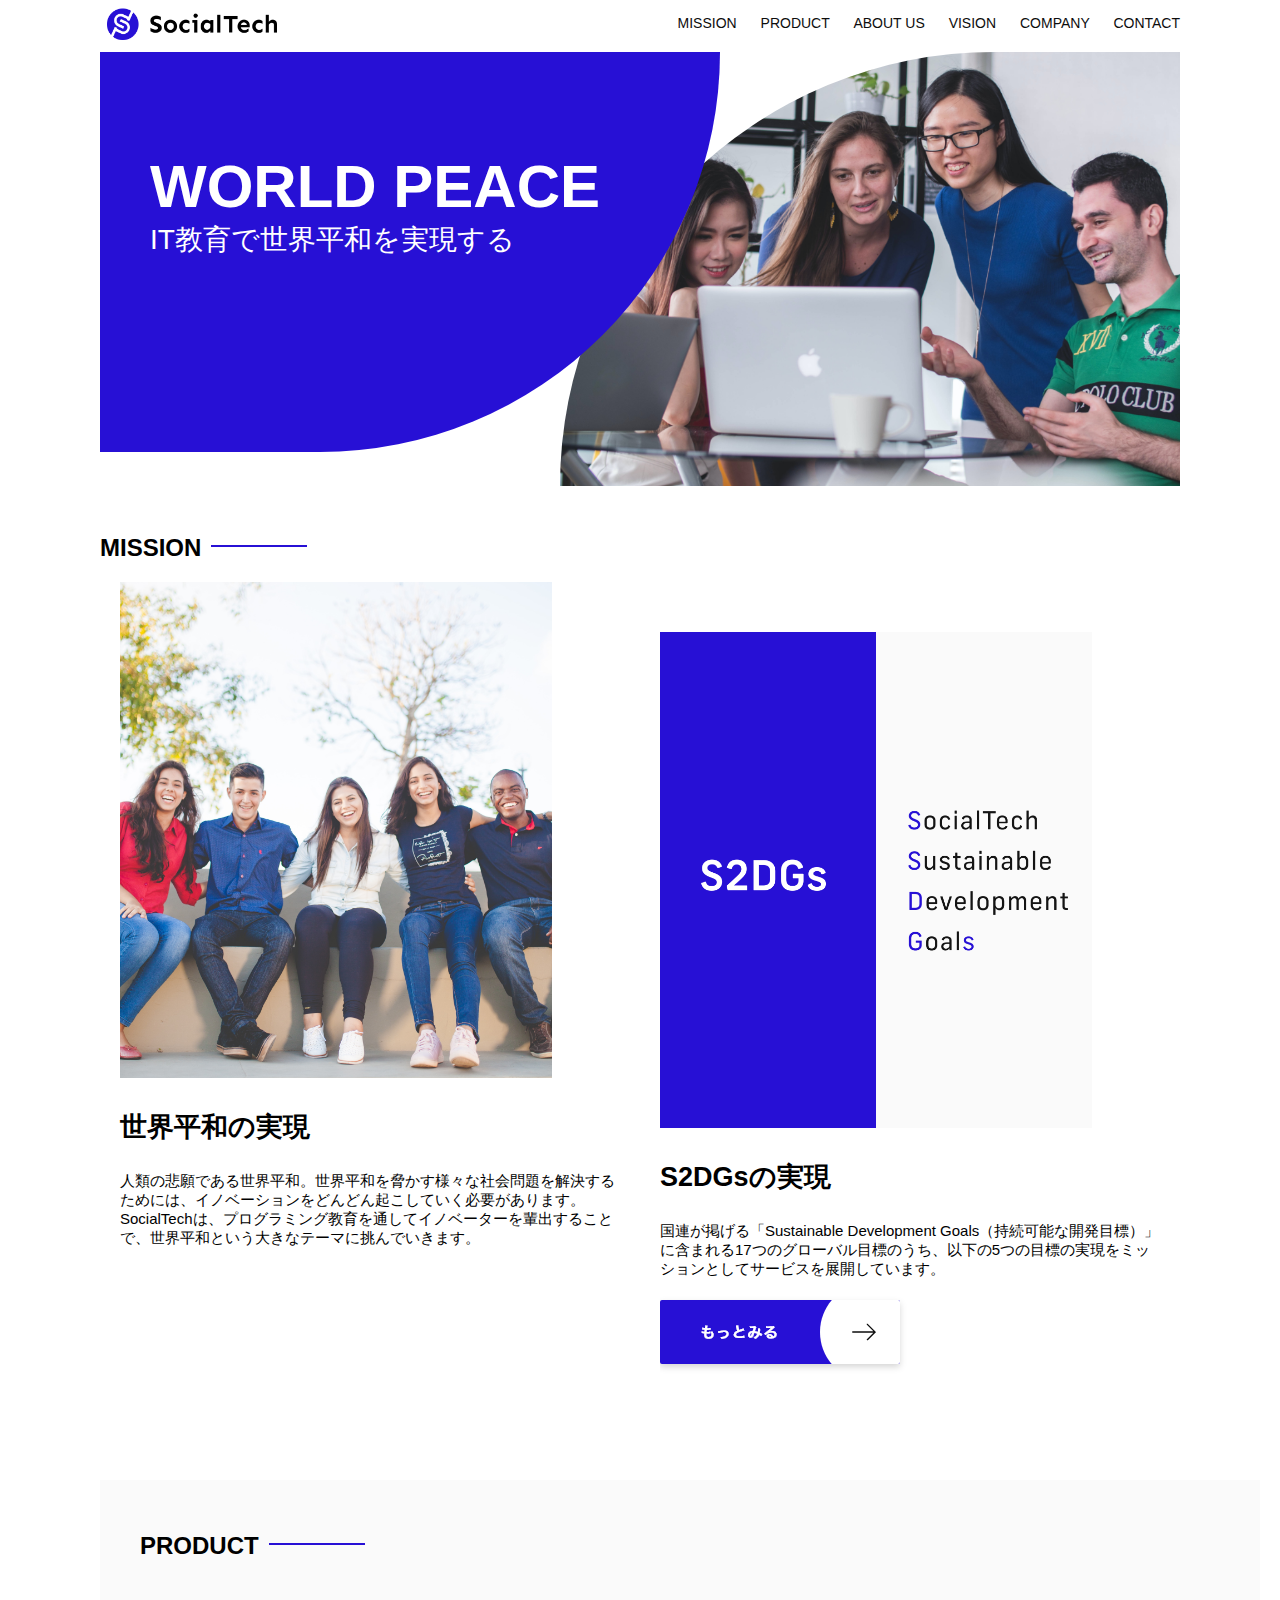
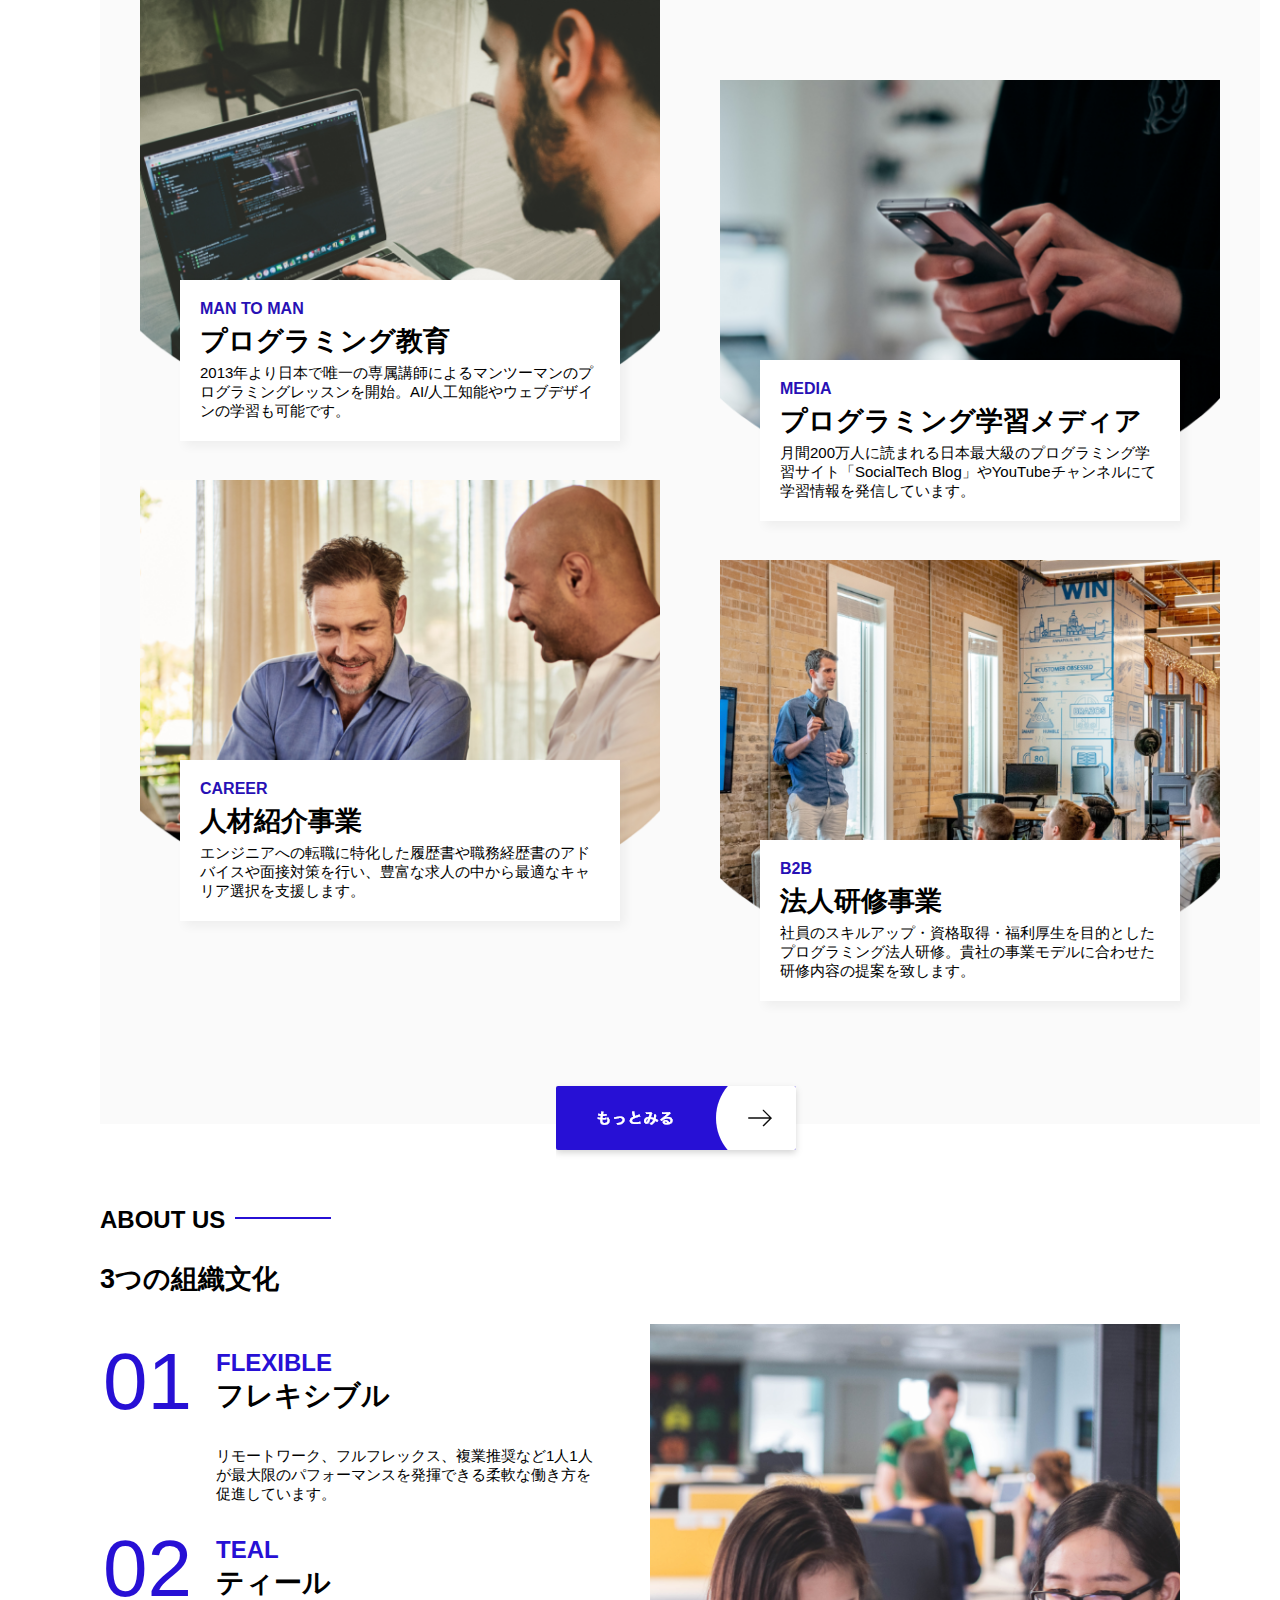
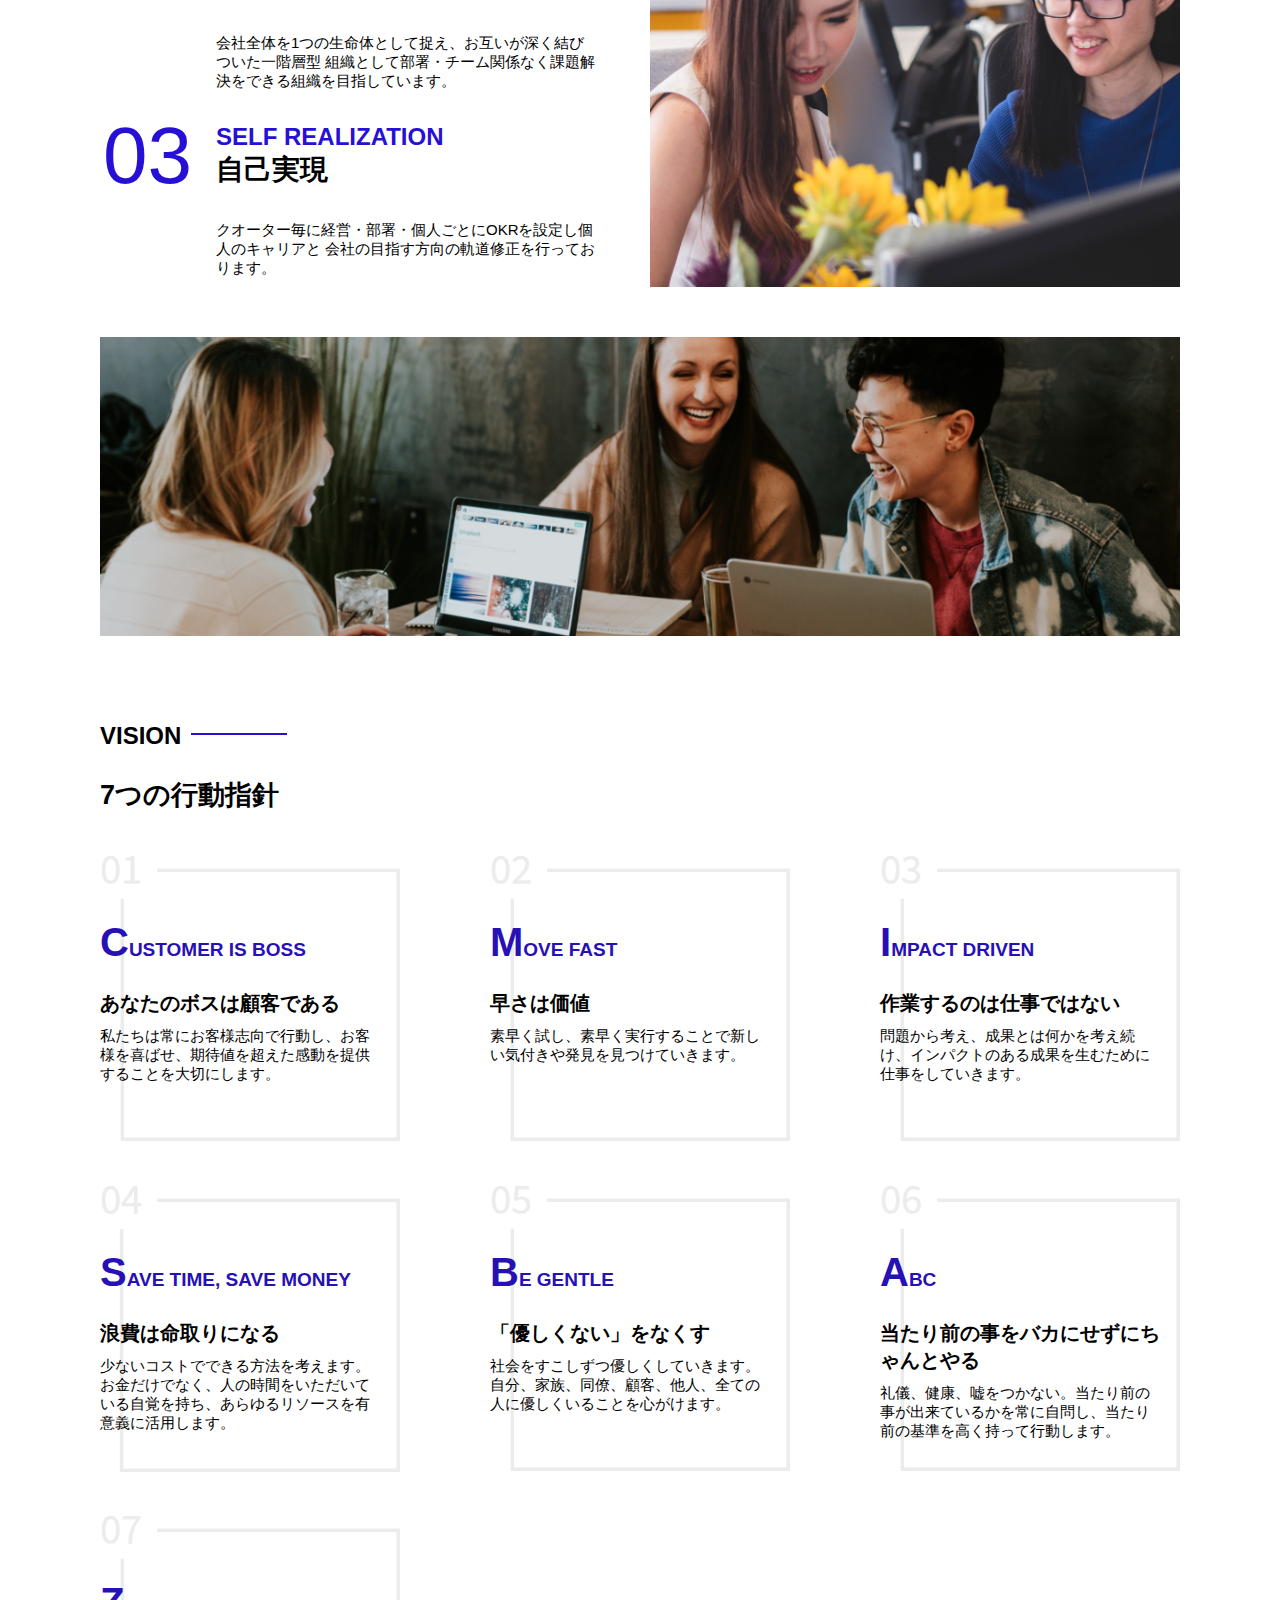
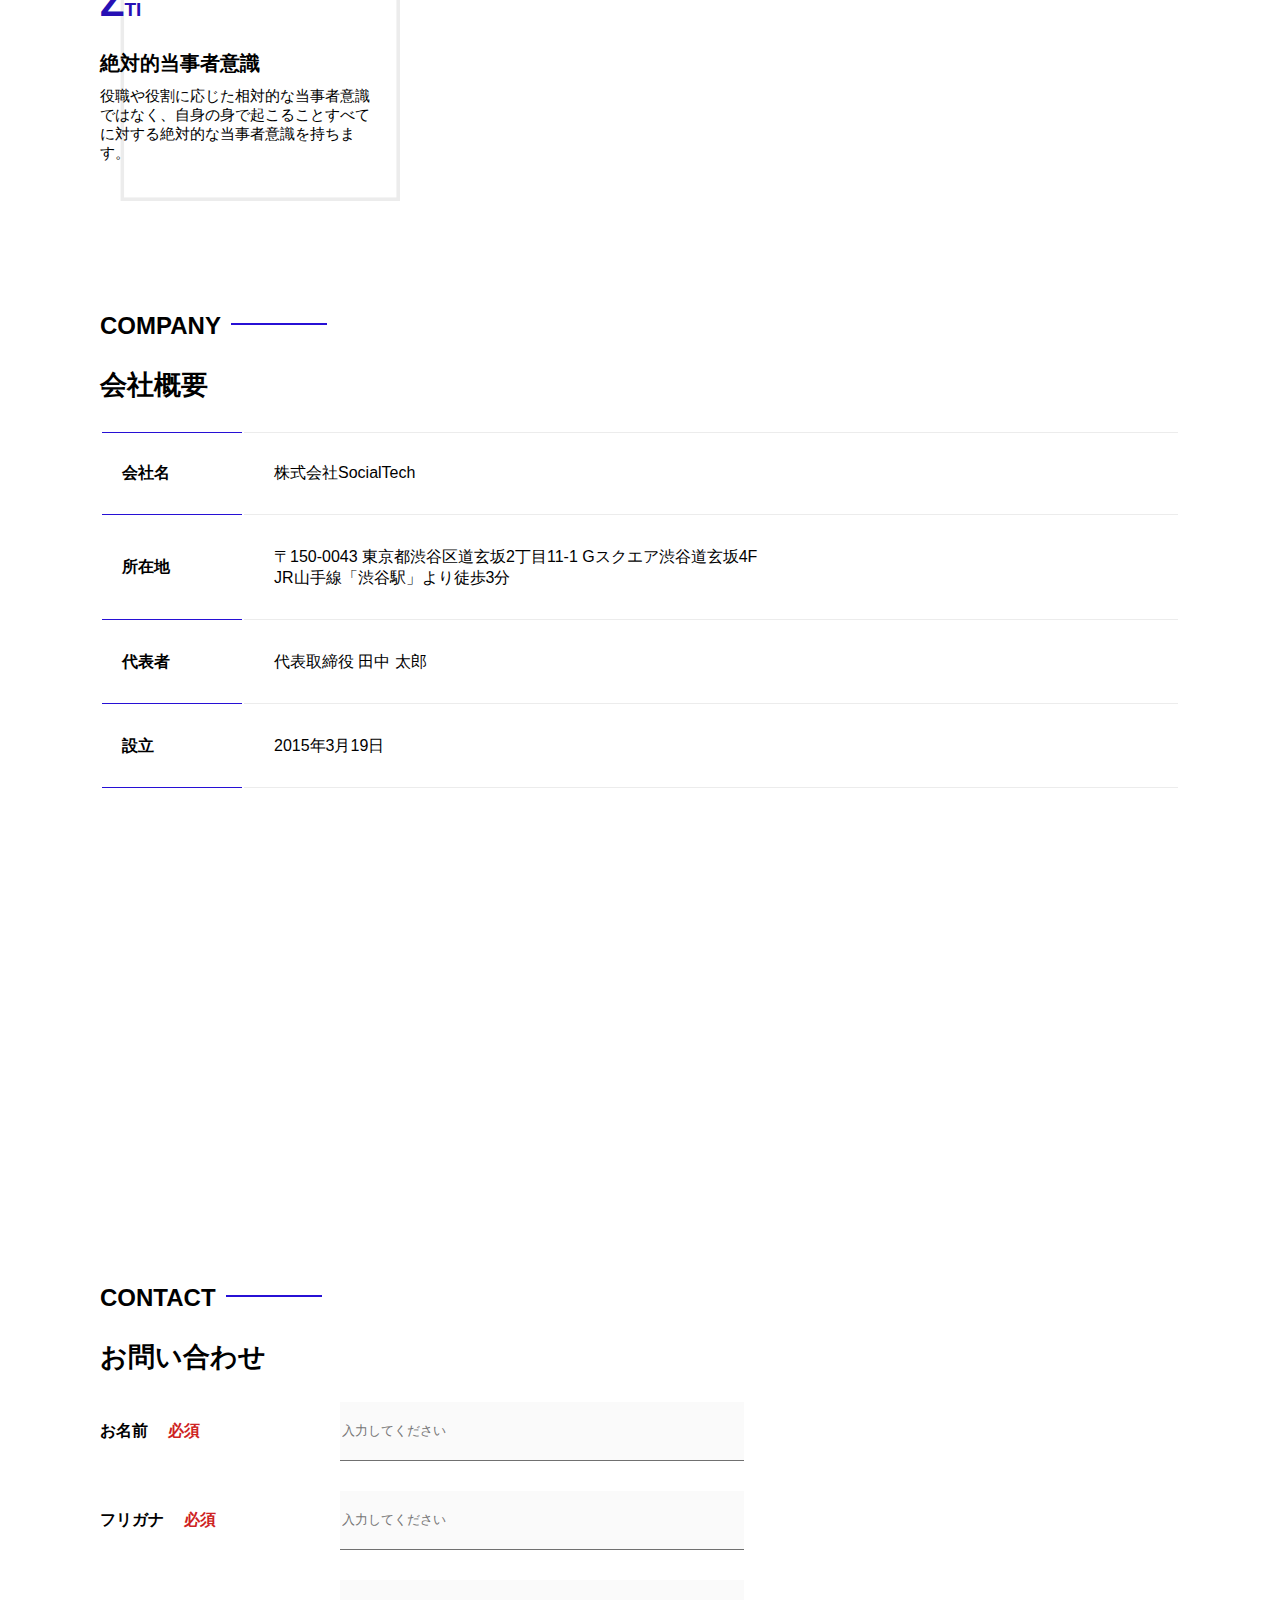
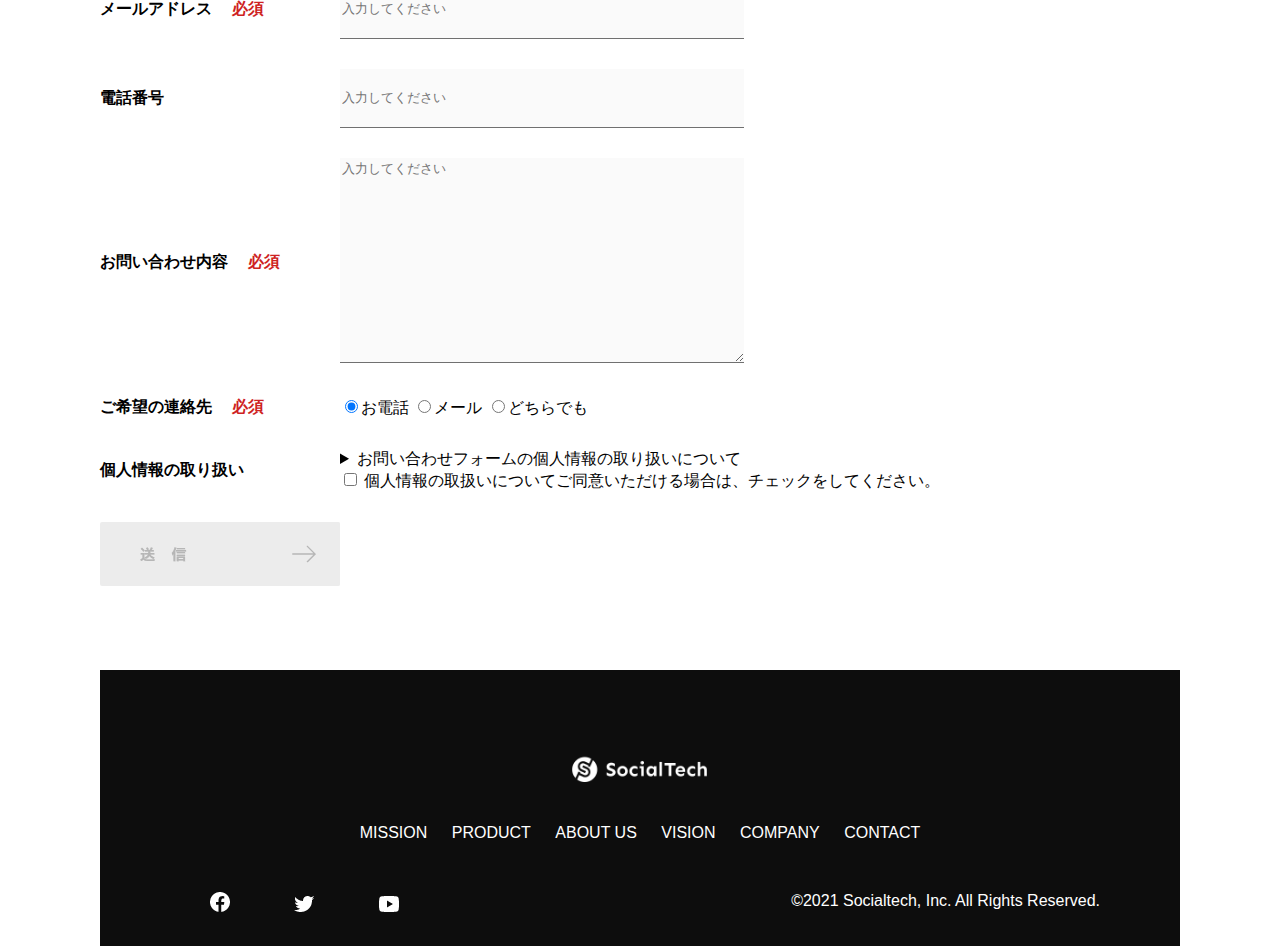
<file: index.html>
<!DOCTYPE html>
<html>
<head>
  <title>SocialTech</title>
  <meta charset="UTF-8">
  <meta name="description" content="SocialTechはEdTech業界のリーディングカンパニーを目指します。">
  <meta name="viewport" content="width=device-width, initial-scale=1.0">
  <link rel="stylesheet" href="style.css">
</head>
<body>
  <!-- ヘッダー -->
  <header>
    <!-- ロゴ -->
    <a href="index.html" id="logo"><img src="images/logo.png" alt="トップページに戻る"></a>

     <!-- PC用ナビゲーション -->
     <nav id="nav-pc">
       <a href="mission.html">MISSION</a>
       <a href="product.html">PRODUCT</a>
       <a href="index.html#aboutus">ABOUT US</a>
       <a href="index.html#vision">VISION</a>
       <a href="index.html#company">COMPANY</a>
       <a href="index.html#contact">CONTACT</a>
     </nav>
     <!-- スマホ用メニューボタン -->
     <img id="menu-sp" src="images/button-menu.png" alt="ナビゲーションを開く" onclick="document.getElementById('nav-sp').style.display = 'block'">

    <!-- スマホ用ナビゲーション -->
    <nav id="nav-sp">
      <img id="close" src="images/button-close.png" alt="ナビゲーションを閉じる" onclick="document.getElementById('nav-sp').style.display = 'none'">
      <a id="logo-sp" href="index.html" onclick="document.getElementById('nav-sp').style.display = 'none'"><img
          src="images/logo-sp.png" alt="トップページに戻る"></a>
      <a class="menu" href="mission.html" onclick="document.getElementById('nav-sp').style.display = 'none'">MISSION</a>
      <a class="menu" href="product.html" onclick="document.getElementById('nav-sp').style.display = 'none'">PRODUCT</a>
      <a class="menu" href="index.html#aboutus" onclick="document.getElementById('nav-sp').style.display = 'none'">ABOUT
        US</a>
      <a class="menu" href="index.html#vision"
        onclick="document.getElementById('nav-sp').style.display = 'none'">VISION</a>
      <a class="menu" href="index.html#company"
        onclick="document.getElementById('nav-sp').style.display = 'none'">COMPANY</a>
      <a class="menu" href="index.html#contact"
        onclick="document.getElementById('nav-sp').style.display = 'none'">CONTACT</a>
      <div id="sns">
        <a href="https://www.facebook.com/sejuku2013"><img src="images/button-facebook.png" alt="Facebookのリンク"></a>
        <a href="https://twitter.com/samuraijuku"><img src="images/button-twitter.png" alt="Twitterのリンク"></a>
        <a href="https://www.youtube.com/channel/UCCFOQO5aDK0xXam4cUQXT8g"><img src="images/button-youtube.png" alt="YouTubeのリンク"></a>
      </div>
     </nav>
  </header>
  <main>
    <article>
      <!-- メインビジュアル -->
      <section id="main-visual">
         <div id="main-message">
             <h1>WORLD PEACE</h1>
             <p>IT教育で世界平和を実現する</p>
         </div>
         <img src="images/index/index-main.png" alt="PCの周りに集まる多国籍の仲間たち">
      </section>
      <!--ミッション-->
      <section id="mission">
        <h2 class="index-h2">MISSION</h2>
        <div id="mission-flex">
          <div>
            <img id="mission-photo" src="images/index/index-mission.png" alt="屋外のベンチで写真を撮影する多国籍の仲間たち">
            <h3>世界平和の実現</h3>
            <p>
              人類の悲願である世界平和。世界平和を脅かす様々な社会問題を解決するためには、イノベーションをどんどん起こしていく必要があります。SocialTechは、プログラミング教育を通してイノベーターを輩出することで、世界平和という大きなテーマに挑んでいきます。
            </p>
          </div>
          <div>
             <img id="s2dgs" src="images/index/s2dgs.png" alt="S2DGs">
             <h3>S2DGsの実現</h3>
             <p>国連が掲げる「Sustainable Development Goals（持続可能な開発目標）」に含まれる17つのグローバル目標のうち、以下の5つの目標の実現をミッションとしてサービスを展開しています。</p>
             <a href="mission.html">
               <img src="images/button-more.png" alt="もっとみる">
             </a>
          </div>
        </div>
      </section>
      <!-- プロダクト -->
      <section id="product">
        <h2 class="index-h2">PRODUCT</h2>
        <div>
          <div id="product-left">
            <div>
              <img class="product-photo" src="images/index/index-mantoman.png" alt="PCでコードを書く男性">
              <div class="product-explain">
                <span>MAN TO MAN</span>
                <h3>プログラミング教育</h3>
                <p>2013年より日本で唯一の専属講師によるマンツーマンのプログラミングレッスンを開始。AI/人工知能やウェブデザインの学習も可能です。</p>
              </div>
            </div>
            <div>
              <img class="product-photo" src="images/index/index-career.png" alt="笑顔で話し合う2人の男性">
              <div class="product-explain">
                <span>CAREER</span>
                <h3>人材紹介事業</h3>
                <p>エンジニアへの転職に特化した履歴書や職務経歴書のアドバイスや面接対策を行い、豊富な求人の中から最適なキャリア選択を支援します。</p>
              </div>
            </div>
          </div>
          <div id="product-right">
             <div>
               <img class="product-photo" src="images/index/index-media.png" alt="スマートフォンを操作する人">
               <div class="product-explain">
                 <span>MEDIA</span>
                 <h3>プログラミング学習メディア</h3>
                 <p>月間200万人に読まれる日本最大級のプログラミング学習サイト「SocialTech Blog」やYouTubeチャンネルにて学習情報を発信しています。</p>
               </div>
             </div>
             <div>
               <img class="product-photo" src="images/index/index-b2b.png" alt="講演中の男性とそれを聴く人々">
               <div class="product-explain">
                 <span>B2B</span>
                 <h3>法人研修事業</h3>
                 <p>社員のスキルアップ・資格取得・福利厚生を目的としたプログラミング法人研修。貴社の事業モデルに合わせた研修内容の提案を致します。</p>
               </div>
             </div>
           </div>
         </div>
         <div>
           <a id="product-more" href="product.html">
             <img src="images/button-more.png" alt="もっとみる">
           </a>
         </div>
      </section>
       <!---ABOUT US-->
       <section id="aboutus">
        <h2 class="index-h2">ABOUT US</h2>
        <h3>3つの組織文化</h3>
        <div>
          <table class="culture-table">
            <tr>
              <td>
                <span class="culture-num">01</span>
              </td>
              <td>
                <span class="culture-en">FLEXIBLE</span>
                <span class="culture-jp">フレキシブル</span>
              </td>
            </tr>
            <tr>
              <td>
                <!--空のセル-->
              </td>
              <td>
                <p class="culture-description">
                  リモートワーク、フルフレックス、複業推奨など1人1人が最大限のパフォーマンスを発揮できる柔軟な働き方を促進しています。
                </p>
              </td>
            </tr>
            <tr>
              <td>
                <span class="culture-num">02</span>
              </td>
              <td>
                <span class="culture-en">TEAL</span>
                <span class="culture-jp">ティール</span>
              </td>
            </tr>
            <tr>
              <td>
                <!--空のセル-->
              </td>
              <td>
                <p class="culture-description">
                  会社全体を1つの生命体として捉え、お互いが深く結びついた一階層型
                  組織として部署・チーム関係なく課題解決をできる組織を目指しています。
                </p>
              </td>
            </tr>
            <tr>
              <td>
                <span class="culture-num">03</span>
              </td>
              <td>
                <span class="culture-en">SELF REALIZATION</span>
                <span class="culture-jp">自己実現</span>
              </td>
            </tr>
            <tr>
              <td>
                <!--空のセル-->
              </td>
              <td>
                <p class="culture-description">
                  クオーター毎に経営・部署・個人ごとにOKRを設定し個人のキャリアと
                  会社の目指す方向の軌道修正を行っております。
                </p>
              </td>
            </tr>
          </table>
           <img class="culture-img" src="images/index/index-aboutus1.png" alt="笑顔で話し合う2人の女性">
        </div>
         <img class="culture-img2" src="images/index/index-aboutus2.png" alt="笑顔で話し合う3人の男女">
      </section>
      <!-- VISION -->
      <section id="vision">
        <h2 class="index-h2">VISION</h2>
        <h3>7つの行動指針</h3>
        <div>
          <div class="vision-box">
            <img src="images/index/vision-01.png" alt="01">
            <span>
              <h4>CUSTOMER IS BOSS</h4>
              <h5>あなたのボスは顧客である</h5>
              <p>私たちは常にお客様志向で行動し、お客様を喜ばせ、期待値を超えた感動を提供することを大切にします。</p>
            </span>
          </div>
           <div class="vision-box">
             <img src="images/index/vision-02.png" alt="02">
             <span>
               <h4>MOVE FAST</h4>
               <h5>早さは価値</h5>
               <p>素早く試し、素早く実行することで新しい気付きや発見を見つけていきます。</p>
             </span>
           </div>
           <div class="vision-box">
             <img src="images/index/vision-03.png" alt="03">
             <span>
               <h4>IMPACT DRIVEN</h4>
               <h5>作業するのは仕事ではない</h5>
               <p>問題から考え、成果とは何かを考え続け、インパクトのある成果を生むために仕事をしていきます。</p>
             </span>
           </div>
           <div class="vision-box">
             <img src="images/index/vision-04.png" alt="04">
             <span>
               <h4>SAVE TIME, SAVE MONEY</h4>
               <h5>浪費は命取りになる</h5>
               <p>少ないコストでできる方法を考えます。お金だけでなく、人の時間をいただいている自覚を持ち、あらゆるリソースを有意義に活用します。</p>
             </span>
           </div>
           <div class="vision-box">
             <img src="images/index/vision-05.png" alt="05">
             <span>
               <h4>BE GENTLE</h4>
               <h5>「優しくない」をなくす</h5>
               <p>社会をすこしずつ優しくしていきます。自分、家族、同僚、顧客、他人、全ての人に優しくいることを心がけます。</p>
             </span>
           </div>
           <div class="vision-box">
             <img src="images/index/vision-06.png" alt="06">
             <span>
               <h4>ABC</h4>
               <h5>当たり前の事をバカにせずにちゃんとやる</h5>
               <p>礼儀、健康、嘘をつかない。当たり前の事が出来ているかを常に自問し、当たり前の基準を高く持って行動します。</p>
             </span>
           </div>
           <div class="vision-box">
             <img src="images/index/vision-07.png" alt="07">
             <span>
               <h4>ZTI</h4>
               <h5>絶対的当事者意識</h5>
               <p>役職や役割に応じた相対的な当事者意識ではなく、自身の身で起こることすべてに対する絶対的な当事者意識を持ちます。</p>
             </span>
           </div>
        </div>
      </section>
      <!-- COMPANY -->
      <section id="company">
        <h2 class="index-h2">COMPANY</h2>
        <h3>会社概要</h3>
        <table id="company-table">
          <tr>
            <th class="tableheader-first">会社名</th>
            <td class="cell-first">株式会社SocialTech</td>
          </tr>
          <tr>
            <th class="tableheader">所在地</th>
            <td class="cell">〒150-0043 東京都渋谷区道玄坂2丁目11-1 Gスクエア渋谷道玄坂4F<br>JR山手線「渋谷駅」より徒歩3分</td>
          </tr>
          <tr>
            <th class="tableheader">代表者</th>
            <td class="cell">代表取締役 田中 太郎</td>
          </tr>
          <tr>
            <th class="tableheader">設立</th>
            <td class="cell">2015年3月19日</td>
          </tr>
        </table>
        <iframe src="https://www.google.com/maps/embed?pb=!1m18!1m12!1m3!1d3241.7759544892483!2d139.69399665123464!3d35.65789123876098!2m3!1f0!2f0!3f0!3m2!1i1024!2i768!4f13.1!3m3!1m2!1s0x60188caa0042e8d1%3A0xba130bea826a7aa2!2z44CSMTUwLTAwNDMg5p2x5Lqs6YO95riL6LC35Yy66YGT546E5Z2C77yS5LiB55uu77yR77yR4oiS77yR!5e0!3m2!1sja!2sjp!4v1636872991912!5m2!1sja!2sjp" 
        style="border:0" allowfullscreen="" loading="lazy">
        </iframe>
      </section>
      <!-- お問い合わせフォーム -->
      <section id="contact">
        <h2 class="index-h2">CONTACT</h2>
        <h3>お問い合わせ</h3>
        <!-- STATIC FORMSのフォームタグ -->
        <form action="https://api.staticforms.xyz/submit" method="post">
          <input type="text" name="honeypot" style="display:none">
          <!-- STATIC FOMESのアクセスキー -->
          <input type="hidden" name="accessKey" value="08626384-881b-452f-b773-639123f8c106">
          <!-- メールのタイトル -->
          <input type="hidden" name="subject" value="webサイトからお問い合わせがありました" />
          <!-- 送信先のメールアドレスをvalueに設定する -->
          <input type="hidden" name="replyTo" value="paddock.0.wraps@icloud.com">
          <!-- redirectToのURLは公開後のURLへリンクする -->
          <input type="hidden" name="redirectTo" value="">
          <div>
            <div class="contact-heading">
              <label class="contact-label">お名前<span class="contact-span">必須</span></label>
            </div>
            <div class="contact-form">
              <input type="text" name="name" placeholder="入力してください" class="contact-textbox">
            </div>
          </div>
          <div>
            <div class="contact-heading">
              <label class="contact-label">フリガナ<span class="contact-span">必須</span></label>
            </div>
            <div>
              <input type="text" name="hurigana" placeholder="入力してください" class="contact-textbox">
            </div>
          </div>
          <div>
            <div class="contact-heading">
              <label class="contact-label">メールアドレス<span class="contact-span">必須</span></label>
            </div>
            <div>
              <input type="text" name="email" placeholder="入力してください" class="contact-textbox">
            </div>
          </div>
          <div>
            <div class="contact-heading">
              <label class="contact-label">電話番号</label>
            </div>
            <div>
              <input type="text" name="tel" placeholder="入力してください" class="contact-textbox">
            </div>
          </div>
          <div>
            <div class="contact-heading">
              <label class="contact-label"> お問い合わせ内容<span class="contact-span">必須</span></label>
            </div>
            <div>
              <textarea class="contact-textarea" placeholder="入力してください" name="message"></textarea>
            </div>
          </div>
          <div>
            <div class="contact-heading">
              <label class="contact-label">ご希望の連絡先<span class="contact-span">必須</span></label>
            </div>
            <div>
              <input class="radiobutton" type="radio" value="tel" name="contact" checked><label>お電話</label>
              <input class="radiobutton" type="radio" value="mail" name="contact"><label>メール</label>
              <input class="radiobutton" type="radio" value="both" name="contact"><lavel>どちらでも</lavel>
            </div>
          </div>
          <div>
            <div class="contact-heading">
              <label class="contact-label">個人情報の取り扱い</label>
            </div>
            <div>
              <details>
                <summary>お問い合わせフォームの個人情報の取り扱いについて</summary>
                <div>
                  <span>１．組織の名称又は氏名</span><br>
                  株式会社SocialTech<br><br>
                  <span>２．個人情報保護管理者（若しくはその代理人）の氏名又は職名、所属及び連絡先
                    鈴木一郎 コーポレート部</span><br>
                   メールアドレス：support@socialrech.net<br>
                   TEL：03-xxxx-xxxx<br>
                   <span>３．個人情報の利用目的</span><br>
                   ・本サービスに関連する情報の提供又はそれらに関する連絡のため<br>
                   ・ユーザーの本人確認のため<br>
                   ・当社サービスのご案内のため<br>
                   ・当社の商品等の広告または宣伝（電子メールによるものを含むものとします。）<br><br>
                   <span>４．個人情報の取り扱い業務の委託</span><br>
                   個人情報の取扱業務の全部または一部を外部に業務委託する場合があります。<br>
                   その際、弊社は、個人情報を適切に保護できる管理体制を敷き実行していることを条件として<br>
                   委託先を厳選したうえで、機密保持契約を委託先と締結し、お客様の個人情報を厳密に管理させます。<br><br>
                   <span>５．個人情報の開示等の請求</span><br>
                   お客様は、弊社に対してご自身の個人情報の開示等（利用目的の通知、開示、内容の訂正・追加・削除、利用の停止または消去、第三者への提供の停止）に関して、当社窓口に申し出ることができます。<br>
                   その際、弊社はお客様ご本人を確認させていただいたうえで、合理的な期間内に対応いたします。<br><br>
                   なお、個人情報に関する弊社問合わせ先は、次の通りです。<br><br>
                   株式会社SocialTech 個人情報問合せ窓口<br>
                   〒150-0043  東京都渋谷区道玄坂2丁目11-1 Ｇスクエア渋谷道玄坂 4F<br>
                   メールアドレス：support@socialtech.net TEL：03-xxxx-xxxx<br><br>
                   <span>６．個人情報を提供されることの任意性について</span><br><br>
                   お客様がご自身の個人情報を弊社に提供されるか否かは、お客様のご判断によりますが、もしご提供されない場合には、適切なサービスが提供できない場合がありますので予めご了承ください。
                </div>
              </details>
              <input type="checkbox" name="agree">
                <span>個人情報の取扱いについてご同意いただける場合は、チェックをしてください。</span>
            </div>
          </div>
            <input type="image" src="images/button-submit.png" alt="送信する">
        </form>
      </section>
    </article>
      <footer>
        <div id="footer-logo">
          <img src="images/logo-sp.png" alt="SocialTech">
        </div>
        <div id="footer-link">
          <a href="mission.html">MISSION</a>
          <a href="product.html">PRODUCT</a>
          <a href="index.html#aboutus">ABOUT US</a>
          <a href="index.html#vision">VISION</a>
          <a href="index.html#company">COMPANY</a>
          <a href="index.html#contact">CONTACT</a>
        </div>
        <div id="sns-footer">
          <a href="https://www.facebook.com/sejuke2013"><img src="images/button-facebook.png" alt="Facebookのリンク"></a>
          <a href="https://twitter.com/samuraijuku"><img src="images/button-twitter.png" alt="Twitterのリンク"></a>
          <a href="https://www.youtube.com/channel/UCCFOQO5aDK0xXam4cUQXT8g"><img src="images/button-youtube.png" alt="YouYubeのリンク"></a>
            <span id="copyright">&copy;2021 Socialtech, Inc. All Rights Reserved. </span>
        </div>
      </footer>
  </main>
</body>

</html>
</file>
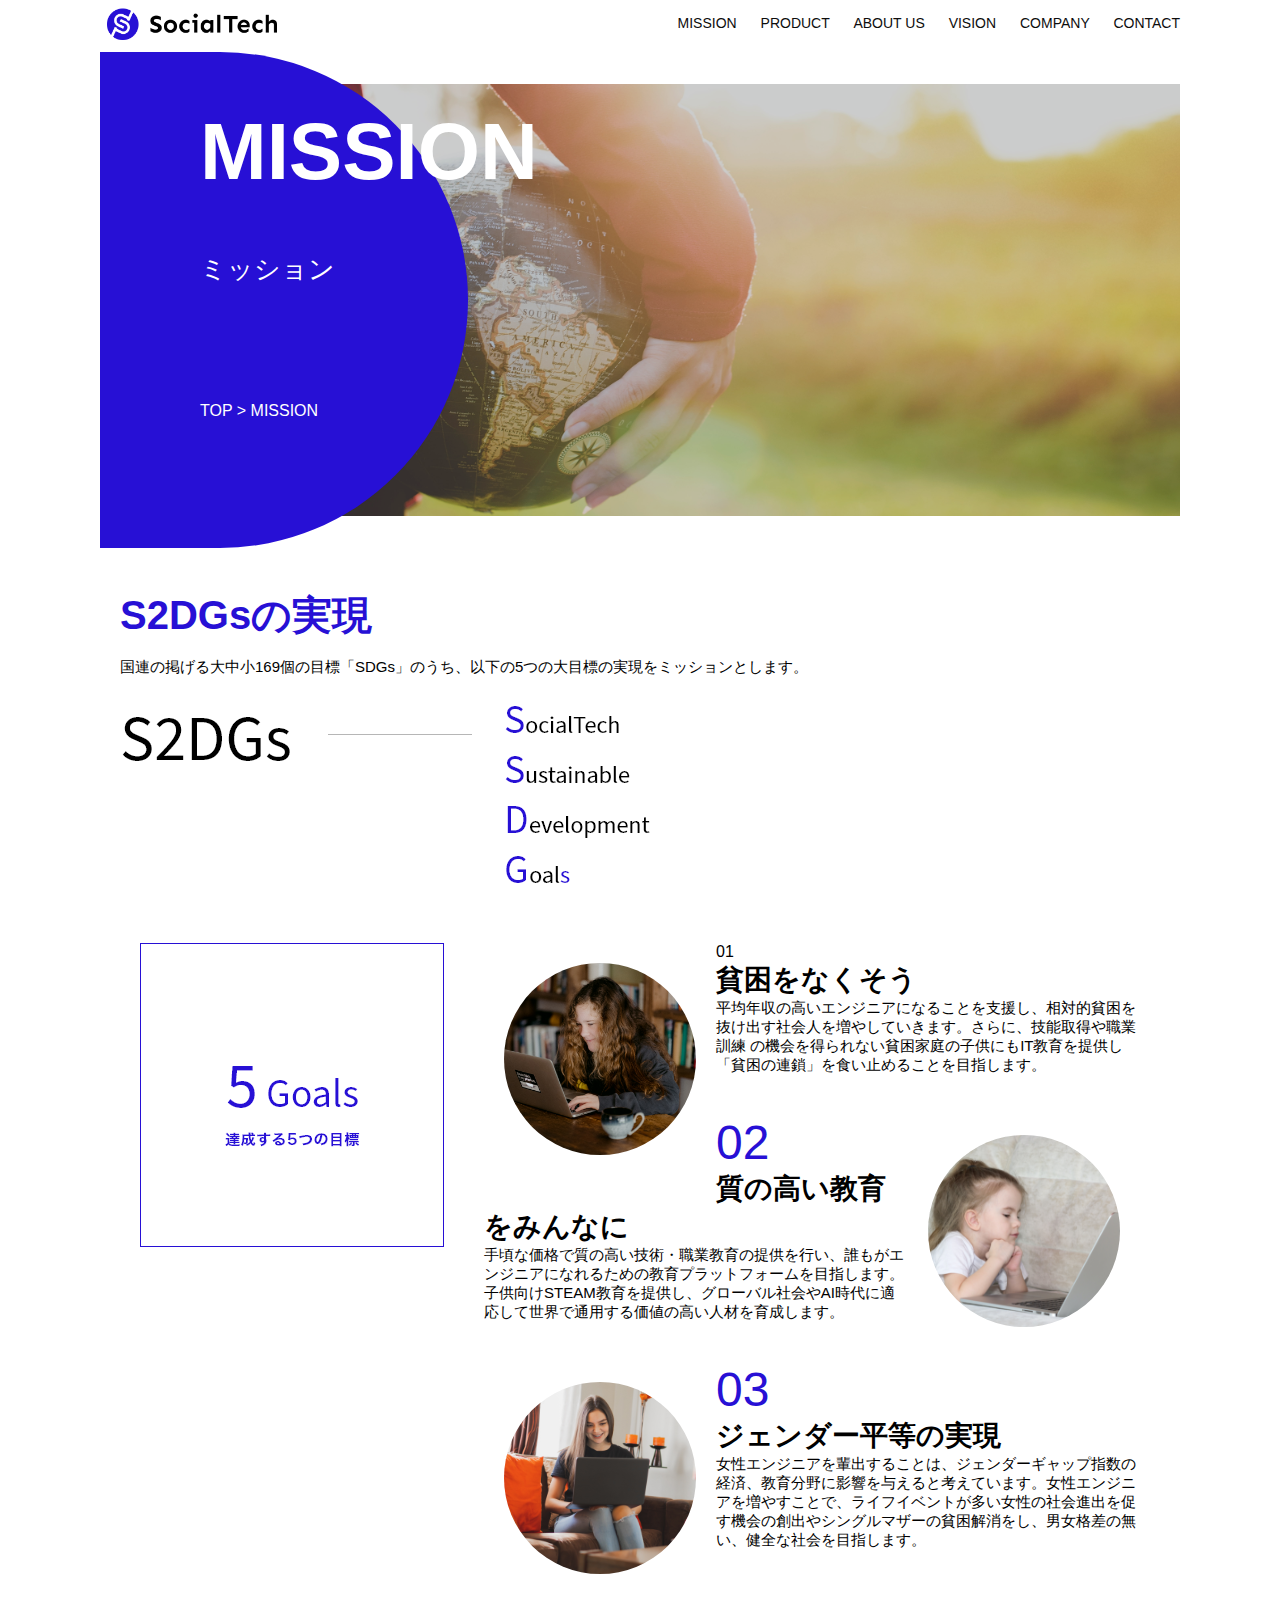
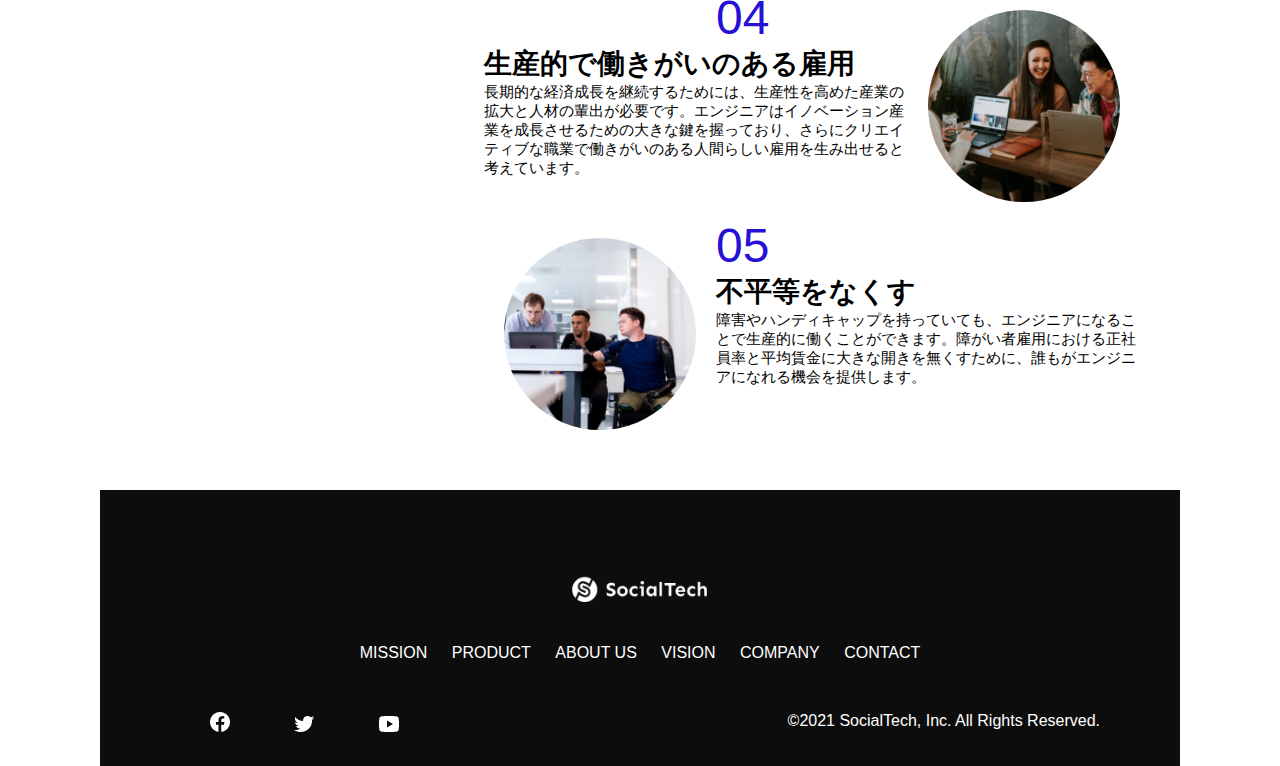
<file: mission.html>
<!DOCTYPE html>
<html>
<head>
  <title>SocialTech -  MISSION ミッション -</title>
  <meta charset="UTF-8">
  <meta name="description" content="SocialTechが目指す5つの目標（S2DGs）を紹介します">
  <meta name="viewport" content="width=device-width, initial-scale=1.0">
  <link rel="stylesheet" href="style.css">
</head>

<body>
  <!-- ヘッダー -->
  <header>
    <!-- ロゴ -->
    <a href="index.html" id="logo"><img src="images/logo.png" alt="トップページに戻る"></a>

    <!-- PC用ナビゲーション -->
    <nav id="nav-pc">
      <a href="mission.html">MISSION</a>
      <a href="product.html">PRODUCT</a>
      <a href="index.html#aboutus">ABOUT US</a>
      <a href="index.html#vision">VISION</a>
      <a href="index.html#company">COMPANY</a>
      <a href="index.html#contact">CONTACT</a>
    </nav>

    <!-- スマホ用メニューボタン -->
    <img id="menu-sp" src="images/button-menu.png" alt="ナビゲーションを開く" onclick="document.getElementById('nav-sp').style.display = 'block'">

    <!-- スマホ用ナビゲーション -->
    <nav id="nav-sp">
      <img id="close" src="images/button-close.png" alt="ナビゲーションを閉じる" onclick="document.getElementById('nav-sp').style.display = 'none'">
      <a id="logo-sp" href="index.html" onclick="document.getElementById('nav-sp').style.display = 'none'"><img
          src="images/logo-sp.png" alt="トップページに戻る"></a>
      <a class="menu" href="mission.html" onclick="document.getElementById('nav-sp').style.display = 'none'">MISSION</a>
      <a class="menu" href="product.html" onclick="document.getElementById('nav-sp').style.display = 'none'">PRODUCT</a>
      <a class="menu" href="index.html#aboutus" onclick="document.getElementById('nav-sp').style.display = 'none'">ABOUT
        US</a>
      <a class="menu" href="index.html#vision" onclick="document.getElementById('nav-sp').style.display = 'none'">VISION</a>
      <a class="menu" href="index.html#company"
        onclick="document.getElementById('nav-sp').style.display = 'none'">COMPANY</a>
      <a class="menu" href="index.html#contact"
        onclick="document.getElementById('nav-sp').style.display = 'none'">CONTACT</a>
      <div id="sns">
        <a href="https://www.facebook.com/sejuku2013"><img src="images/button-facebook.png" alt="Facebookのリンク"></a>
        <a href="https://twitter.com/samuraijuku"><img src="images/button-twitter.png" alt="Twitterのリンク"></a>
        <a href="https://www.youtube.com/channel/UCCFOQO5aDK0xXam4cUQXT8g"><img src="images/button-youtube.png" alt="YouTubeのリンク"></a>
      </div>
    </nav>
  </header>
  <main>
    <article>
      <section id="mission-main">
        <div id="mission-title">
          <h1>MISSION</h1>
          <span>ミッション</span>
          <div>TOP > MISSION</div>
        </div>
      </section>
      <section id="mission-s2dgs">
        <h2 class="mission-h2">S2DGsの実現</h2>
        <p>国連の掲げる大中小169個の目標「SDGs」のうち、以下の5つの大目標の実現をミッションとします。</p>
        <img src="images/mission/mission-s2dgs.png" alt="S2DGs">
      </section>
      <section id="mission-5goals">
        <div>
          <img id="s2dgs-image" src="images/mission/mission-5goals.png" alt="5Goals">
        </div>
        <div>
          <div>
            <img class="fivegoals-image-left" src="images/mission/mission-5goals01.png" alt="PCを操作する女の子">
            <span clas="fivegoals-number">01</span>
            <h3 class="fivegoals-h3">貧困をなくそう</h3>
            <p class="fivegoals-p">
              平均年収の高いエンジニアになることを支援し、相対的貧困を抜け出す社会人を増やしていきます。さらに、技能取得や職業訓練
              の機会を得られない貧困家庭の子供にもIT教育を提供し「貧困の連鎖」を食い止めることを目指します。</p> 
            </p>
          </div>

          <div>
            <img class="fivegoals-image-right" src="images/mission/mission-5goals02.png" alt="PCを見つめる小さい女の子">
           <span class="fivegoals-number">02</span>
           <h3 class="fivegoals-h3">質の高い教育をみんなに</h3>
           <p class="fivegoals-p">
             手頃な価格で質の高い技術・職業教育の提供を行い、誰もがエンジニアになれるための教育プラットフォームを目指します。子供向けSTEAM教育を提供し、グローバル社会やAI時代に適応して世界で通用する価値の高い人材を育成します。
           </p>
         </div>
 
         <div>
           <img class="fivegoals-image-left" src="images/mission/mission-5goals03.png" alt="PCを操作する女性">
           <span class="fivegoals-number">03</span>
           <h3 class="fivegoals-h3">ジェンダー平等の実現</h3>
           <p class="fivegoals-p">
             女性エンジニアを輩出することは、ジェンダーギャップ指数の経済、教育分野に影響を与えると考えています。女性エンジニアを増やすことで、ライフイベントが多い女性の社会進出を促す機会の創出やシングルマザーの貧困解消をし、男女格差の無い、健全な社会を目指します。
           </p>
         </div>
 
         <div>
           <img class="fivegoals-image-right" src="images/mission/mission-5goals04.png" alt="笑顔で話し合う3人の男女">
           <span class="fivegoals-number">04</span>
           <h3 class="fivegoals-h3">生産的で働きがいのある雇用</h3>
           <p class="fivegoals-p">
             長期的な経済成長を継続するためには、生産性を高めた産業の拡大と人材の輩出が必要です。エンジニアはイノベーション産業を成長させるための大きな鍵を握っており、さらにクリエイティブな職業で働きがいのある人間らしい雇用を生み出せると考えています。
           </p>
         </div>
 
         <div>
           <img class="fivegoals-image-left" src="images/mission/mission-5goals05.png" alt="障害を持つ男性が生き生きと働く様子">
           <span class="fivegoals-number">05</span>
           <h3 class="fivegoals-h3">不平等をなくす</h3>
           <p class="fivegoals-p">
             障害やハンディキャップを持っていても、エンジニアになることで生産的に働くことができます。障がい者雇用における正社員率と平均賃金に大きな開きを無くすために、誰もがエンジニアになれる機会を提供します。
           </p>
          </div>
        </div>
      </section>
    </article>
    <footer>
      <div id="footer-logo">
        <img src="images/logo-sp.png" alt="SocialTech">
      </div>
      <div id="footer-link">
        <a href="mission.html">MISSION</a>
        <a href="product.html">PRODUCT</a>
        <a href="index.html#aboutus">ABOUT US</a>
        <a href="index.html#vision">VISION</a>
        <a href="index.html#company">COMPANY</a>
        <a href="index.html#contact">CONTACT</a>
      </div>
      <div id="sns-footer">
        <a href="https://www.facebook.com/sejuku2013"><img src="images/button-facebook.png" alt="Facebookのリンク"></a>
        <a href="https://twitter.com/samuraijuku"><img src="images/button-twitter.png" alt="Twitterのリンク"></a>
        <a href="https://www.youtube.com/channel/UCCFOQO5aDK0xXam4cUQXT8g"><img src="images/button-youtube.png" alt="YouTubeのリンク"></a>
        <span id="copyright">&copy;2021 SocialTech, Inc. All Rights Reserved. </span>
      </div>
    </footer>
  </main>
</body>

</html>
</file>
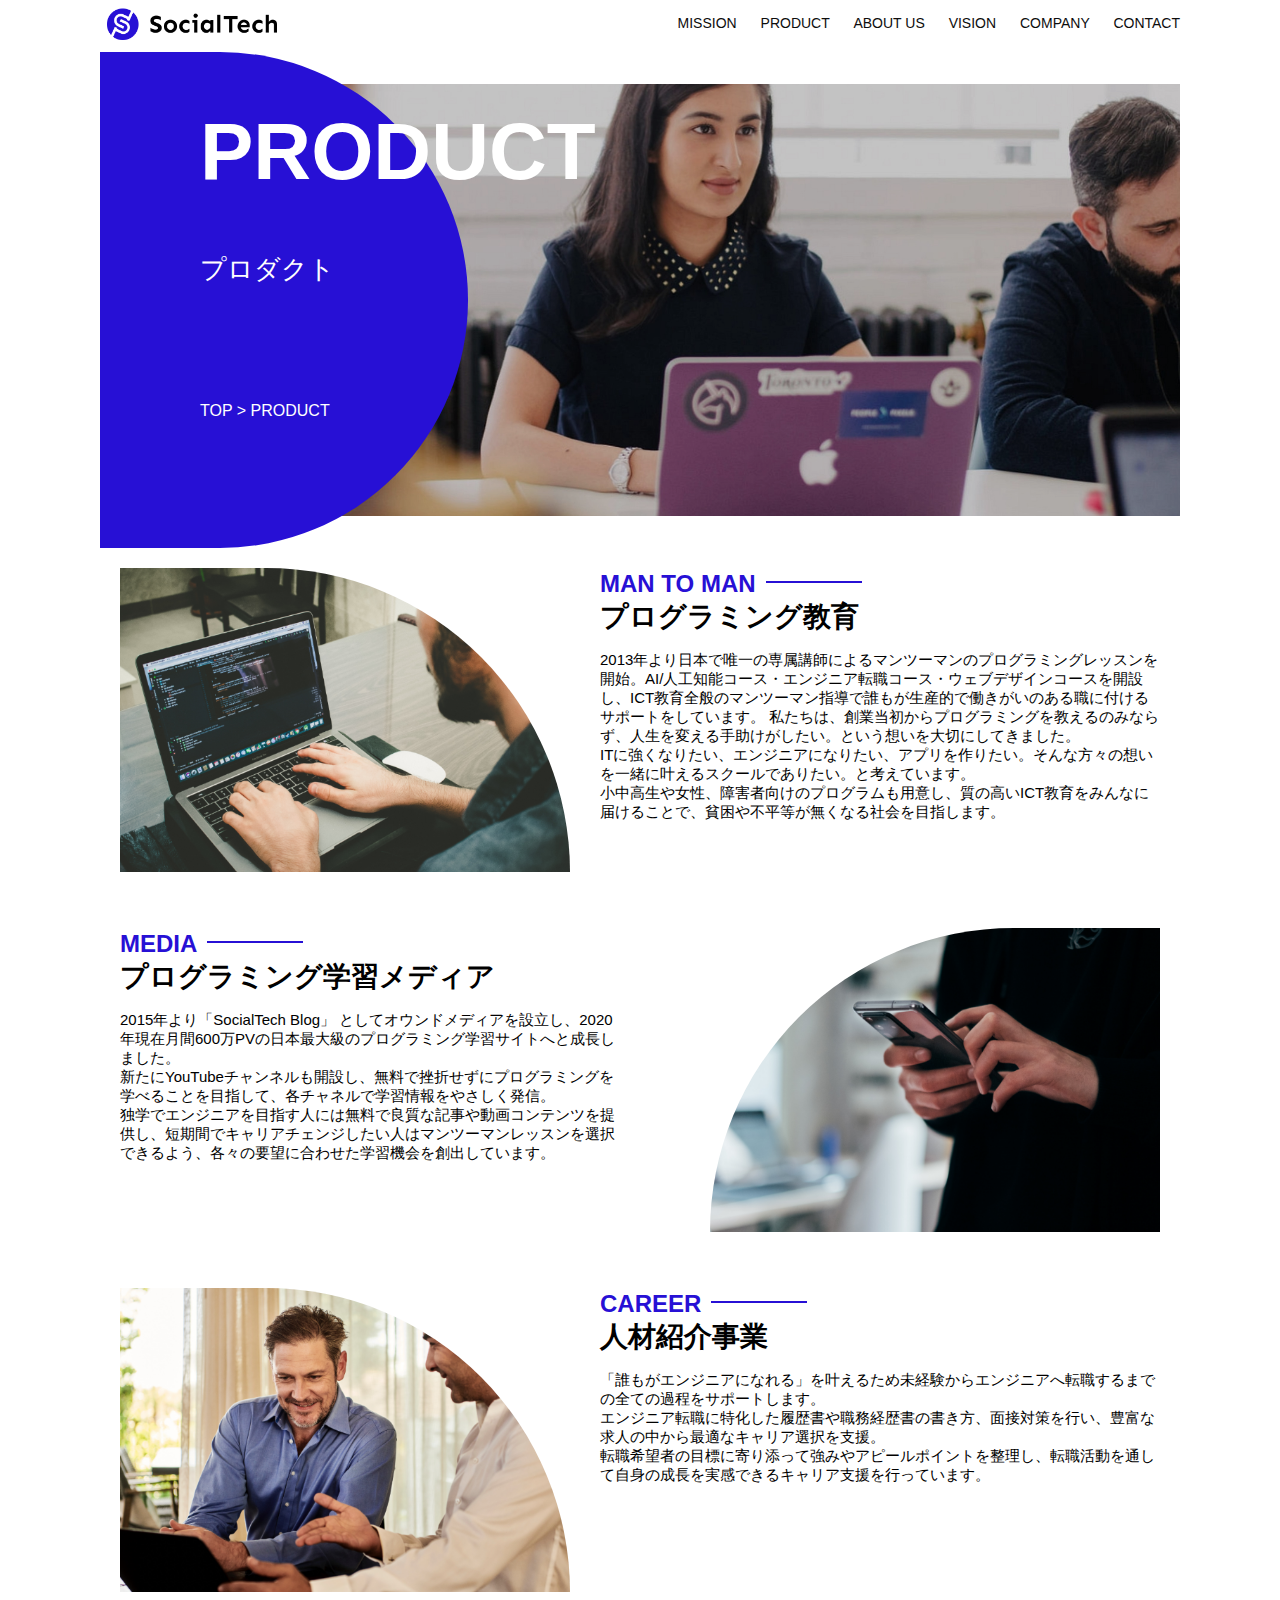
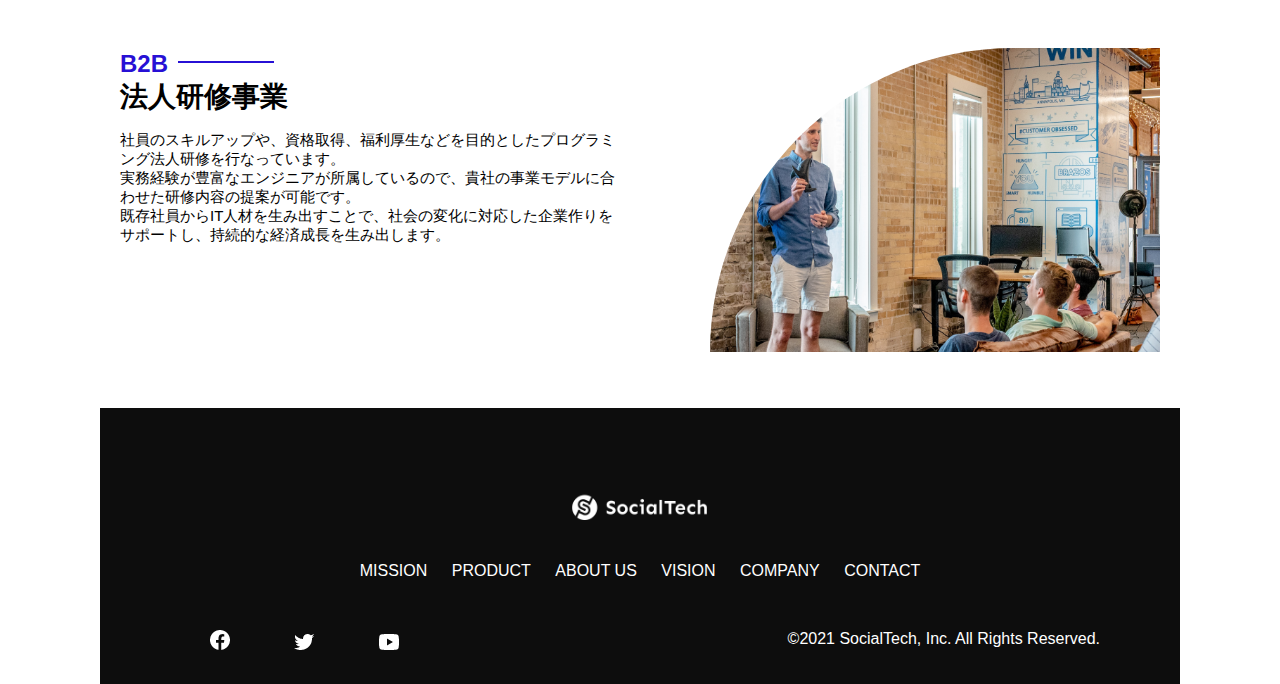
<file: product.html>
<!DOCTYPE html>
<html>
<head>
  <title>SocialTech -PRODUCT プロダクト-</title>
  <meta charset="UTF-8">
  <meta name="description" content="SocialTechの4つのプロダクトを紹介します">
  <meta name="viewport" content="width=device-width, initial-scale=1.0">
  <link rel="stylesheet" href="style.css">
</head>

<body>
  <!-- ヘッダー -->
  <header>
    <!-- ロゴ -->
    <a href="index.html" id="logo"><img src="images/logo.png" alt="トップページに戻る"></a>

    <!-- PC用ナビゲーション -->
    <nav id="nav-pc">
      <a href="mission.html">MISSION</a>
      <a href="product.html">PRODUCT</a>
      <a href="index.html#aboutus">ABOUT US</a>
      <a href="index.html#vision">VISION</a>
      <a href="index.html#company">COMPANY</a>
      <a href="index.html#contact">CONTACT</a>
    </nav>

    <!-- スマホ用メニューボタン -->
    <img id="menu-sp" src="images/button-menu.png" alt="ナビゲーションを開く" onclick="document.getElementById('nav-sp').style.display = 'block'">

    <!-- スマホ用ナビゲーション -->
    <nav id="nav-sp">
      <img id="close" src="images/button-close.png" alt="ナビゲーションを閉じる" onclick="document.getElementById('nav-sp').style.display = 'none'">
      <a id="logo-sp" href="index.html" onclick="document.getElementById('nav-sp').style.display = 'none'"><img
          src="images/logo-sp.png" alt="トップページに戻る"></a>
      <a class="menu" href="mission.html" onclick="document.getElementById('nav-sp').style.display = 'none'">MISSION</a>
      <a class="menu" href="product.html" onclick="document.getElementById('nav-sp').style.display = 'none'">PRODUCT</a>
      <a class="menu" href="index.html#aboutus" onclick="document.getElementById('nav-sp').style.display = 'none'">ABOUT
        US</a>
      <a class="menu" href="index.html#vision"
        onclick="document.getElementById('nav-sp').style.display = 'none'">VISION</a>
      <a class="menu" href="index.html#company"
        onclick="document.getElementById('nav-sp').style.display = 'none'">COMPANY</a>
      <a class="menu" href="index.html#contact"
        onclick="document.getElementById('nav-sp').style.display = 'none'">CONTACT</a>
      <div id="sns">
        <a href="https://www.facebook.com/sejuku2013"><img src="images/button-facebook.png" alt="Facebookのリンク"></a>
        <a href="https://twitter.com/samuraijuku"><img src="images/button-twitter.png" alt="Twitterのリンク"></a>
        <a href="https://www.youtube.com/channel/UCCFOQO5aDK0xXam4cUQXT8g"><img src="images/button-youtube.png" alt="YouTubeのリンク"></a>
      </div>
    </nav>
  </header>
  <main>
    <article>
      <section id="product-main">
        <div id="product-title">
          <h1>PRODUCT</h1>
          <span>プロダクト</span>
          <div>TOP > PRODUCT</div>
        </div>
      </section>
      <section class="product-section1">
        <img src="images/product/product-mantoman.png" alt="PCでコードを書く男性">
        <div>
          <h2 class="product-h2">MAN TO MAN</h2>
          <h3 class="product-h3">プログラミング教育</h3>
          <p>
            2013年より日本で唯一の専属講師によるマンツーマンのプログラミングレッスンを開始。AI/人工知能コース・エンジニア転職コース・ウェブデザインコースを開設し、ICT教育全般のマンツーマン指導で誰もが生産的で働きがいのある職に付けるサポートをしています。
            私たちは、創業当初からプログラミングを教えるのみならず、人生を変える手助けがしたい。という想いを大切にしてきました。<br>ITに強くなりたい、エンジニアになりたい、アプリを作りたい。そんな方々の想いを一緒に叶えるスクールでありたい。と考えています。<br>小中高生や女性、障害者向けのプログラムも用意し、質の高いICT教育をみんなに届けることで、貧困や不平等が無くなる社会を目指します。
          </p>
        </div>
      </section>
      <section class="product-section2">
        <div>
          <h2 class="product-h2">MEDIA</h2>
          <h3 class="product-h3">プログラミング学習メディア</h3>
          <p>2015年より「SocialTech Blog」
            としてオウンドメディアを設立し、2020年現在月間600万PVの日本最大級のプログラミング学習サイトへと成長しました。<br>新たにYouTubeチャンネルも開設し、無料で挫折せずにプログラミングを学べることを目指して、各チャネルで学習情報をやさしく発信。<br>独学でエンジニアを目指す人には無料で良質な記事や動画コンテンツを提供し、短期間でキャリアチェンジしたい人はマンツーマンレッスンを選択できるよう、各々の要望に合わせた学習機会を創出しています。
          </p>
        </div>
        <img src="images/product/product-media.png" alt="スマートフォンを操作する人">
      </section>
      <section class="product-section1">
        <img src="images/product/product-career.png" alt="笑顔で話し合う2人の男性">
        <div>
          <h2 class="product-h2">CAREER</h2>
          <h3 class="product-h3">人材紹介事業</h3>
          <p>
            「誰もがエンジニアになれる」を叶えるため未経験からエンジニアへ転職するまでの全ての過程をサポートします。<br>エンジニア転職に特化した履歴書や職務経歴書の書き方、面接対策を行い、豊富な求人の中から最適なキャリア選択を支援。<br>転職希望者の目標に寄り添って強みやアピールポイントを整理し、転職活動を通して自身の成長を実感できるキャリア支援を行っています。<br>
          </p>
        </div>
      </section>
      <section class="product-section2">
        <div>
          <h2 class="product-h2">B2B</h2>
          <h3 class="product-h3">法人研修事業</h3>
          <p>
            社員のスキルアップや、資格取得、福利厚生などを目的としたプログラミング法人研修を行なっています。<br>実務経験が豊富なエンジニアが所属しているので、貴社の事業モデルに合わせた研修内容の提案が可能です。<br>既存社員からIT人材を生み出すことで、社会の変化に対応した企業作りをサポートし、持続的な経済成長を生み出します。
          </p>
        </div>
        <img src="images/product/product-b2b.png" alt="講演中の男性とそれを聴く人々">
      </section>
    </article>
    <footer>
      <div id="footer-logo">
        <img src="images/logo-sp.png" alt="SocialTech">
      </div>
      <div id="footer-link">
        <a href="mission.html">MISSION</a>
        <a href="product.html">PRODUCT</a>
        <a href="index.html#aboutus">ABOUT US</a>
        <a href="index.html#vision">VISION</a>
        <a href="index.html#company">COMPANY</a>
        <a href="index.html#contact">CONTACT</a>
      </div>
      <div id="sns-footer">
        <a href="https://www.facebook.com/sejuku2013"><img src="images/button-facebook.png" alt="Facebookのリンク"></a>
        <a href="https://twitter.com/samuraijuku"><img src="images/button-twitter.png" alt="Twitterのリンク"></a>
        <a href="https://www.youtube.com/channel/UCCFOQO5aDK0xXam4cUQXT8g"><img src="images/button-youtube.png" alt="YouTubeのリンク"></a>
        <span id="copyright">&copy;2021 SocialTech, Inc. All Rights Reserved. </span>
      </div>
    </footer>
  </main>
</body>

</html>
</file>
<file: style.css>
/* PC、スマホ共通スタイル */
  body {
    font-family: "Source Sans Pro", "Hiragino Kaku Gothic ProN", Meiryo, Arial, sans-serif;
  }

  p {
    font-size: 15px;
  }

  /* PC用のスタイル */
  @media screen and (min-width: 768px) {
  /* 横幅設定 */
  body {
    max-width: 1080px;
    min-width: 960px;
    margin: 0 auto 0 auto;
  }

  /* ヘッダー */
  header {
    display: flex;
    justify-content: space-between;
  }

  /* ナビゲーションのレイアウト */
  #nav-pc {
    text-align: right;
    font-size: 14px;
    padding-top: 15px;
  }

  /* ナビゲーションのリンクの装飾設定 */
  #nav-pc > a {
    text-decoration: none;
    margin-left: 20px;
  }

  #nav-pc > a:link {
    color: #0d0d0d;
  }

  #nav-pc > a:visited {
    color: #0d0d0d;
  }

  #nav-pc > a:hover {
    color: #0d0d0d;
    text-decoration: underline;
  }

  #nav-pc > a:active {
    color: #0d0d0d;
  }

  /* スマホ用ナビを非表示 */
  #nav-sp,
  #menu-sp {
    display: none;
  }

  /* メインビジュアル */
  #main-visual {
    position: relative;
    height: 400px;
  }

  #main-message {
    position: absolute;
    top: 0;
    left: 0;
    background-color: #2710d5;
    color: #ffffff;
    border-radius: 0 0 476px 0;
    max-width: 620px;
    height: 100%;
    width: 100%;
    z-index: 11;
  }

  #main-message > h1 {
    font-size: 60px;
    font-weight: bold;
    margin: 100px 0 0 50px;
  }

  #main-message > p {
    font-size: 28px;
    margin: 0 0 0 50px;
  }

  #main-visual > img {
    max-width: 620px;
    border-radius: 476px 0 0 0;
    position: absolute;
    top: 0;
    right: 0;
    z-index: 10;
  }

  /* 見出し */
  h2 {
    margin: 40px 0 0 0;
  }

  h2::after {
    content: url("images/line.png");
    margin-left: 10px;
  }

  h3 {
    font-size: 27px;
  }

  /* ミッション */
  #mission {
    margin: 80px auto 80px auto;
    width: 100%;
  }

  #mission-flex {
    width: 100%;
    display: flex;
  }

  #mission-flex > div {
    width: 50%;
    margin: 20px;
  }

  #missiont-photo {
    width: 100%;
  }

  #s2dgs {
    margin: 50px 0 0 0;
  }

  /* プロダクト*/
  #product {
    background-color: #fafafa;
    width: 100%;
    margin: 80px 0;
    padding: 10px 40px 0px 40px;
  }

  /* 外枠 */
  #product > div {
    margin: 40px 0 0 0;
    display: flex;
  }

  /* 左のカラム */
  #product-left {
    width: 50%;
    margin-right: 20px;
  }

  /* 右のカラム */
  #product-right {
    width: 50%;
    margin-left: 20px;
    margin-top: 80px;
  }

  /* 画像＋説明の枠 */
  #product-left > div {
    position: relative;
    height: 480px;
    margin-right: 20x;
  }

  #product-right > div {
    position: relative;
    height: 480px;
    margin-left: 20px;
  }

  /* 画像 */
  .product-photo {
    width: 100%;
  }

  /* 説明文の枠 */
  .product-explain {
    background-color: #ffffff;
    position: absolute;
    left: 0px;
    top: 280px;
    margin: 0 40px 0 40px;
    padding: 20px;
    box-shadow: 5px 5px 10px rgba(0,0,0,0.05);
  }

  /*説明文の英語 */
  .product-explain > span {
    color: #2710b5;
    font-weight: bold;
    font-size: 16px;
    margin: 0;
  }

  /* 説明文の見出し */
  .product-explain > h3 {
    margin: 5px 0;
  }

  /* 説明文 */
  .product-explain > p {
    margin: 0;
  }

  /* 「もっとみる」ボタン */
  #product-more {
    margin: 0 auto -42px auto;
  }

  /* ABOUT US */
  #aboutus {
    margin: 80px auto;
  }

  /* 3つの組織文化と画像を入れる枠 */
  #aboutus >div {
    display: flex;
  }

  /* 画像 */
  .culture-img {
    width: 100%;
    align-self: flex-start;
  }

  .culture-img2 {
    margin: 50px 0 0 0;
    width: 100%;
  }

  /* 3つの組織文化の表 */
  .culture-table {
    max-width: 500px;
    margin-right: 50px;
  }

  /* 番号 */
  .culture-num {
    font-size: 80px;
    color: #2710d5;
    margin: 0 20px 0 0;
  }

  /* 組織文化英語 */
  .culture-en {
    color: #2710d5;
    font-weight: bold;
    font-size: 24px;
    display:block;
  }

  /* 組織文化日本語 */
  .culture-jp {
    font-size: 28px;
    font-weight: bold;
  }

  /* 説明文 */
  .culture-description {
    margin: 0;
  }

  /* ビジョン */
  #vision {
    margin: 80px auto;
  }

  /* セクション内の外枠 */
  #vision > div {
    width: 100%;
    display: flex;
    justify-content: space-between;
    flex-wrap: wrap;
  }

  /* 7つの行動指針の枠 */
  .vision-box {
    width: 300px;
    height: 300px;
    margin-bottom: 30px;
    position: relative;
  }

  .vision-box > img {
    width: 100%;
    height: auto;
    position: absolute;
    top: 0;
    left: 0;
    z-index: 30;
  }

  .vision-box > span {
    position: absolute;
    top: 0;
    left: 0;
    z-index: 31;
    margin-right: 20px;
  }

  .vision-box > span > h4 {
    color: #2710b5;
    font-size: 19px;
    margin-top: 80px;
  }

  .vision-box > span > h4::first-letter {
    font-size: 40px;
  }

  .vision-box > span > h5 {
    font-size: 20px;
    margin: 0 0 0 0;
  }

  .vision-box > span > p {
    margin-top: 10px;
  }

  /* 会社概要 */
  #company {
    margin: 80px auto;
  }

  #company-table {
    width: 100%;
  }

  .tableheader {
    text-align: left;
    padding: 20px;
    border-bottom-color: #2710d5;
    border-bottom-width: 1px;
    border-bottom-style: solid;
    width: 100px;
  }

  .tableheader-first {
    text-align: left;
    padding: 20px;
    border-bottom-color: #2710d5;
    border-bottom-width: 1px;
    border-bottom-style: solid;
    width: 100px;
    border-top-color: #2710d5;
    border-top-width: 1px;
    border-top-style: solid;
  }

  .cell {
    padding: 30px;
    border-bottom-color: #ececec;
    border-bottom-width: 1px;
    border-bottom-style: solid;
  }

  .cell-first {
    padding: 30px;
    border-bottom-color: #ececec;
    border-bottom-width: 1px;
    border-bottom-style: solid;
    border-top-color: #ececec;
    border-top-width: 1px;
    border-top-style: solid;
  }

  #company > iframe {
    width: 100%;
    height: 368px;
    margin: 40px 0 0 0;
  }

  /* お問い合わせ */
  #contact {
    margin: 80px auto;
  }

  /* 外枠 */
  #contact > form > div {
    display: flex;
    flex-direction: row;
    flex-wrap: wrap;
    padding-bottom: 30px;
  }

  /* 左列の見出し */
  .contact-heading {
    width: 240px;
    align-self: center;
  }

  /* 見出しのラベル */
  .contact-label {
    font-weight: bold;
  }

  /* 必須 */
  .contact-span {
    color: #ce2222;
    margin: 0 0 0 20px;
    font-weight: bold;
  }

  /* テキストボックス */
  .contact-textbox {
    border-top: 0;
    border-left: 0;
    border-right: 0;
    border-bottom-width: 1px;
    border-bottom-color: #707070;
    border-bottom-style: solid;
    background-color: #fafafa;
    width: 400px;
    height: 56px;
  }

  /* お問い合わせ内容のテキストエリア */
  .contact-textarea {
    border-top: 0;
    border-left: 0;
    border-right: 0;
    border-bottom-width: 1px;
    border-bottom-color: #707070;
    border-bottom-style: solid;
    background-color: #fafafa;
    width: 400px;
    height: 200px;
  }

  /* 個人情報の取り扱い */
  details {
    width: 700px;
  }
  
  details > div {
    background: #fafafa;
    padding: 20px;
  }

  details > div >sapn {
    font-weight: bold;
  }

  /* フッター */
  footer {
    background-color: #0d0d0d;
    text-align: center;
    padding: 80px 80px 30px 80px;
  }

  #footer-logo {
    margin-bottom: 30px;
  }

  #footer-link {
    margin-bottom: 50px;
  }

  #footer-link > a {
    text-decoration: none;
    margin: 10px;
  }

  #footer-link > a:link {
    color: #ffffff;
  }
  #footer-link > a:visited {
    color: #ffffff;
  }

  #footer-link > a:hover {
    color: #ffffff;
    text-decoration: underline;
  }

  #footer-link > a:active {
    color: #ffffff;
  }

  #sns-footer {
    text-align: left;
    width: 100%;
  }

  #sns-footer > a {
    margin: 30px;
  }

  #copyright {
    color: #ffffff;
    float: right;
  }

  /* mission.html用スタイル */
  /* ミッションのメインビジュアル */
  #mission-main {
    height: 496px;
    width: 100%;
    background-image: url("images/mission/mission-main.png");
    background-repeat: no-repeat;
    background-position-y: center;
  }

  #mission-title {
    background-color: #2710d5;
    width: 368px;
    color: #ffffff;
    height: 496px;
    border-radius: 0 248px 248px 0;
    position: relative;
  }

  #mission-title > h1 {
    position: absolute;
    top: 0;
    left: 100px;
    font-size: 80px;
  }

  #mission-title > span {
    position: absolute;
    top: 200px;
    left: 100px;
    font-size: 26px;
  }

  #mission-title > div {
    position: absolute;
    top: 350px;
    left: 100px;
    font-size: 16px;
  }

  #mission-s2dgs {
    width: 100%;
    margin: 20px;
  }

  .mission-h2 {
    color: #2710d5;
    font-size: 40px;
  }

  .mission-h2::after {
    content: none;
  }

  #mission-5goals {
    margin: 20px;
    display: flex;
  }

  #mission-5goals > div {
    flex-grow: 1;
    padding: 20px;
  }

  #mission-5goals > div > div {
    margin-bottom: 40px;
  }

  .fivegoals-image-right {
    float: right;
    margin: 20px;
  }

  .fivegoals-image-left {
    float: left;
    margin: 20px;
  }

  .fivegoals-number {
    color: #2710d5;
    font-size: 48px;
    margin: 0;
  }

  .fivegoals-h3 {
    font-size: 28px;
    margin: 0;
  }

  .fivegoals-p {
    margin: 0;
  }

  /* プロダクトページ */
  #product-main {
    height: 496px;
    width: 100%;
    background-image: url("images/product/product-main.png");
    background-repeat: no-repeat;
    background-position-y: center;
  }

  #product-title {
    background-color: #2710d5;
    width: 368px;
    color: #ffffff;
    height: 496px;
    border-radius: 0 248px 248px 0;
    position: relative;
  }

  #product-title > h1 {
    position: absolute;
    top: 0;
    left: 100px;
    font-size: 80px;
  }

  #product-title > span {
    position: absolute;
    top: 200px;
    left: 100px;
    font-size: 26px;
  }

  #product-title > div {
    position: absolute;
    top: 350px;
    left: 100px;
    font-size: 16px;
  }

  /* セクション */
  .product-section1 {
    position: relative;
    margin: 20px;
    height: 340px;
  }

  .product-section1 > img {
    position: absolute;
    top: 0;
    left: 0;
    width: 450px;
    margin: 0 40px 30px 0;
    border-radius: 0 432px 0 0;
  }

  .product-section1 > div {
    position: absolute;
    top: 0;
    left: 480px;
  }
  /* セクション2 */
  .product-section2 {
    position: relative;
    margin: 20px;
    height: 340px;
  }

  .product-section2 > img {
    position: absolute;
    top: 0;
    right: 0;
    width: 450px;
    margin: 0 0 30px 40px;
    border-radius: 432px 0 0 0;
  }

  .product-section2 > div {
    width: 500px;
    position: absolute;
    top: 0;
    left: 0;
  }

  .product-h2 {
    color: #2710d5;
    font-size: 24px;
    margin: 0;
  }

  .product-h3 {
    font-size: 28px;
    margin: 0;
  }
}

/* スマートフォン用のスタイル */
@media screen and (max-width: 767px) {
  body {
    min-width: 375px;
    margin: 0;
  }

  /* PC用ナビゲーション非表示 */
  #nav-pc {
    display: none;
  }

  /* ハンバーガーメニュー */
  #menu-sp {
    float: right;
    padding: 0;
  }

  /* スマホ用ナビゲーションの表示切替 */
  /* 初期状態、レイアウトと非表示設定 */
  #nav-sp {
    background-color: #2710d5;
    position: absolute;
    top: 0;
    left: 0;
    width: 100%;
    height: 100%;
    display: none;
    z-index: 100;
  }

  /* xボタン */
  #close {
    position: absolute;
    top: 20px;
    right: 20px;
  }

  /* ナビゲーションメニュー用ロゴ */
  #logo-sp {
    margin: 80px 0 30px 20px;
  }

  /* ナビゲーションのリンクの装飾設定 */
  #nav-sp > a {
    display: block;
  }
  #nav-sp > a:link {
    color: #ffffff;
  }
  #nav-sp > a:visited {
    color: #ffffff;
  }
  #nav-sp > a:hover {
    color: #ffffff;
    text-decoration: underline;
  }
  #nav-sp > a:active {
    color: #ffffff;
  }
  #nav-sp > .menu {
    text-decoration: none;
    display: block;
    margin: 0 20px 0 20px;
    height: 44px;
    font-size: 16px;
    background-image: url("images/arrow.png");
    background-repeat: no-repeat;
    background-position: right top;
  }
  #sns {
    position: absolute;
    bottom: 20px;
    left: 20px;
  }
  #sns > a {
    margin-right: 30px;
  }

  /* メインビジュアル */
  #main-visual {
    position: relative;
    height: 470px;
    width: 100%;
    overflow: hidden;
  }
  #main-visual > div {
    position: absolute;
    top: 0;
    left: 0;
    background-color: #2710d5;
    color: white;
    border-radius: 0 0 476px 0;
    text-align: center;
    height: 280px;
    width: 100%;
    z-index: 11;
  }
  #main-visual > div > h1 {
    font-size: 28px;
    margin: 90px 0 0 0;
  }
  #main-visual > div > p {
    margin: 0;
  }
  #main-visual > img {
    width: 100%;
    border-radius: 476px 0 0 0;
    z-index: 10;
    position: absolute;
    bottom: 0;
    right: 0;
  }

  /* 見出し */
  h2::after {
    content: url("images/line.png");
    margin-left: 10px;
  }
  h3 {
    font-size: 24px;
    margin: 10px 0 0 0;
  }

  /* ミッション */
  #mission {
    margin: 20px;
  }
  #mission-photo {
    width: 100%;
  }
  #s2dgs {
    width: 100%;
  }

  /* プロダクト */
  #product {
    background-color: #fafafa;
    margin: 80px auto 0px auto;
    max-width: 980px;
    padding-top: 10px;
  }
  #product h2 {
    margin-left: 20px;
  }
  /* 外枠 */
  /* 左右のカラム　スマホでは縦並び */
  #product-left,
  #product-right {
    margin-right: 20px;
    margin-left: 20px;
  }

  /* 画像＋説明の枠 */
  #product-left > div,
  #product-right > div {
    position: relative;
    height: 540px;
  }

  /* 説明文の枠 */
  .product-explain {
    background-color: #ffffff;
    position: absolute;
    left: 0;
    bottom: 50px;
    padding: 20px;
    box-shadow: 5px 5px 10px rgba(0, 0, 0, 0.05);
  }
  .product-explain > span {
    color: #2710d5;
    font-weight: bold;
    font-size: 16px;
    margin: 0px;
  }
  .product-explain > h3 {
    margin: 10px 0 10px 0;
  }

  /* 画像 */
  .product-photo {
    width: 100%;
  }
  #product-more > img {
    margin: 0 0 -42px 20px;
  }

  /* ABOUT US */
  #aboutus {
    margin: 80px 20px 80px 20px;
  }
  #aboutus > div {
    display: flex;
    flex-direction: column;
  }
  .culture-table {
    width: 100%;
    padding-right: 20px;
    order: 2;
  }
  .culture-img {
    width: 100%;
    order: 1;
  }
  .culture-img2 {
    width: 100%;
  }
  .culture-num {
    font-size: 80px;
    color: #2710d5;
  }
  .culture-en {
    color: #2710d5;
    font-weight: bold;
    font-size: 24px;
    display: block;
  }
  .culture-jp {
    display: block;
  }
  .culture-description {
    margin: 0;
  }

/* ビジョン */
  #vision {
    margin: 80px 20px 80px 20px;
  }
  .vision-box {
    width: 300px;
    height: 300px;
    margin-bottom: 30px;
    position: relative;
  }
  .vision-box > img {
    width: 100%;
    height: auto;
    position: absolute;
    top: 0;
    left: 0;
    z-index: 30;
  }
  .vision-box > span {
    position: absolute;
    top: 0;
    left: 0;
    z-index: 31;
    margin-right: 20px;
  }
  .vision-box > span > h4 {
    color: #2710d5;
    font-size: 19px;
    margin: 60px 0 0 0;
  }
  .vision-box > span > h5 {
    font-size: 20px;
    margin: 0 0 0 0;
  }
  .vision-box > span > p {
    margin: 10px 0 0 0;
  }

  /* 会社概要 */
  #company {
    margin: 0 20px 0 20px;
  }
  #company > h3 {
    margin-bottom: 20px;
  }
  #company > table {
    width: 100%;
  }
  .tableheader-first {
    text-align: left;
    padding: 20px;
    border-bottom-color: #2710d5;
    border-bottom-width: 1px;
    border-bottom-style: solid;
    border-top-color: #2710d5;
    border-top-width: 1px;
    border-top-style: solid;
    width: 50px;
  }
  .tableheader {
    text-align: left;
    padding: 20px;
    border-bottom-color: #2710d5;
    border-bottom-width: 1px;
    border-bottom-style: solid;
    width: 50px;
  }
  .cell {
    padding: 20px;
    border-bottom-color: #ececec;
    border-bottom-width: 1px;
    border-bottom-style: solid;
  }
  .cell-first {
    padding: 20px;
    border-bottom-color: #ececec;
    border-bottom-width: 1px;
    border-bottom-style: solid;
    border-top-color: #ececec;
    border-top-width: 1px;
    border-top-style: solid;
  }
  #company > iframe {
    width: 100%;
    height: 240px;
    margin: 40px 0 0 0;
  }

  /* お問い合わせ */
  #contact {
    margin: 80px 20px 80px 20px;
  }
  #contact > h3 {
    margin-bottom: 20px;
  }
  #contact > form > div {
    margin-bottom: 20px;
  }
  .contact-heading {
    margin-bottom: 20px;
  }

  /* ラベル */
  .contact-label {
    font-weight: bold;
  }

  /* 必須 */
  .contact-span {
    color: #ce2222;
    margin: 0 0 0 20px;
    font-weight: bold;
  }
  .contact-textbox {
    height: 56px;
    border-top: 0;
    border-left: 0;
    border-right: 0;
    background-color: #fafafa;
    border-bottom-color: #707070;
    border-bottom-width: 1px;
    border-bottom-style: solid;
    min-width: 300px;
    width: 100%;
  }
  .contact-textarea {
    height: 150px;
    border-top: 0;
    border-left: 0;
    border-right: 0;
    background-color: #fafafa;
    width: 100%;
  }
  .radiobutton {
    margin-bottom: 20px;
  }
  .radiobutton + label::after {
    content: "\A";
    white-space: pre;
  }

  /* フッター */
  footer {
    background-color: #0d0d0d;
    padding: 30px 0 50px 20px;
  }
  #footer-logo {
    margin-bottom: 30px;
  }
  #footer-link {
    margin-bottom: 50px;
  }
  #footer-link > a {
    text-decoration: none;
    margin: 0 20px 30px 0;
    display: block;
    background-image: url("images/arrow.png");
    background-repeat: no-repeat;
    background-position: right top;
  }
  #footer-link > a:link {
    color: #ffffff;
  }
  #footer-link > a:visited {
    color: #ffffff;
  }
  #footer-link > a:hover {
    color: #ffffff;
    text-decoration: underline;
  }
  #footer-link > a:active {
    color: #ffffff;
  }
  #sns-footer > a {
    margin-right: 30px;
  }
  #copyright {
    font-size: 12px;
    display: block;
    margin-top: 30px;
    color: #ffffff;
  }

  /* mission.html用スタイル */
  /* ミッションのメインビジュアル */
  #mission-main {
    height: 256px;
    width: 100%;
    background-image: url("images/mission/mission-main.png");
    background-repeat: no-repeat;
    background-position-y: center;
    background-size: auto 208px;
  }
  
  #mission-title {
    background-color: #2710d5;
    width: 136px;
    color: #ffffff;
    height: 256px;
    border-radius: 0 248px 248px 0;
    position: relative;
  }

  #mission-title > h1 {
    position: absolute;
    top: 0;
    left: 20px;
    font-size: 40px;
  }

  #mission-title > span {
    position: absolute;
    top: 110px;
    left: 20px;
    font-size: 18px;
  }

  #mission-title > div {
    position: absolute;
    top: 180px; left: 20px;
    font-size: 13px;
  }

  /* ミッションページ　S2DGSの設定 */
  #mission-s2dgs {
    margin: 20px;
  }

  .mission-h2 {
    color: #2710d5;
    font-size: 38px;
    margin: 0;
  }

  .mission-h2::after {
    content: none;
  }

  #mission-s2dgs > img {
    width: 100%;
  }

/* ミッションページ 5Goalsの設定 */
  #mission-5goals {
    margin: 20px;
  }

  #mission-5goals > div > div {
    margin-bottom: 40px;
  }
  #s2dgs-image {
    width: 100%;
  }

  .fivegoals-image-right {
    margin: 20px auto;
    display: block;
  }

  .fivegoals-image-left {
    margin: 20px auto;
    display: block;
  }

  .fivegoals-number {
    color: #2710d5;
    font-size: 48px;
    margin: 0;
  }

  .fivegoals-h3 {
    font-size: 28px;
    margin: 0;
  }

  .fivegoals-p {
    margin: 0;
  }

  /* プロダクトページ */
  #product-main {
    height: 256px;
    width: 100%;
    background-image: url("images/product/product-main.png");
    background-repeat: no-repeat;
    background-position-y: center;
    background-size: auto 208px;
  }

  #product-title {
    background-color: #2710d5;
    width: 136px;
    color: #ffffff;
    height: 256px;
    border-radius: 0 248px 248px 0;
    position: relative;
  }

  #product-title > h1 {
    position: absolute;
    top: 0;
    left: 20px;
    font-size: 40px;
  }

  #product-title > span {
    position: absolute;
    top: 110px;
    left: 20px;
    font-size: 18px;
  }

  #product-title > div {
    position: absolute;
    top: 180px;
    left: 20px;
    font-size: 13px;
  }

  .product-section1 {
    margin: 20px;
  }

  .product-section1 > img {
    width: 100%;
    border-radius: 0 300px 0 0;
  }

  .product-section2 {
    margin: 20px;
    display: flex;
    flex-direction: column;
  }

  .product-section2 > img {
    order: 1;
    width: 100%;
    border-radius: 300px 0 0 0;
  }

  .product-section2 > div {
    order: 2;
  }
  .product-h2 {
    color: #2710d5;
    font-size: 24px;
    margin: 0;
  }

  .product-h3 {
    font-size: 28px;
    margin: 0;
  }
}
</file>
